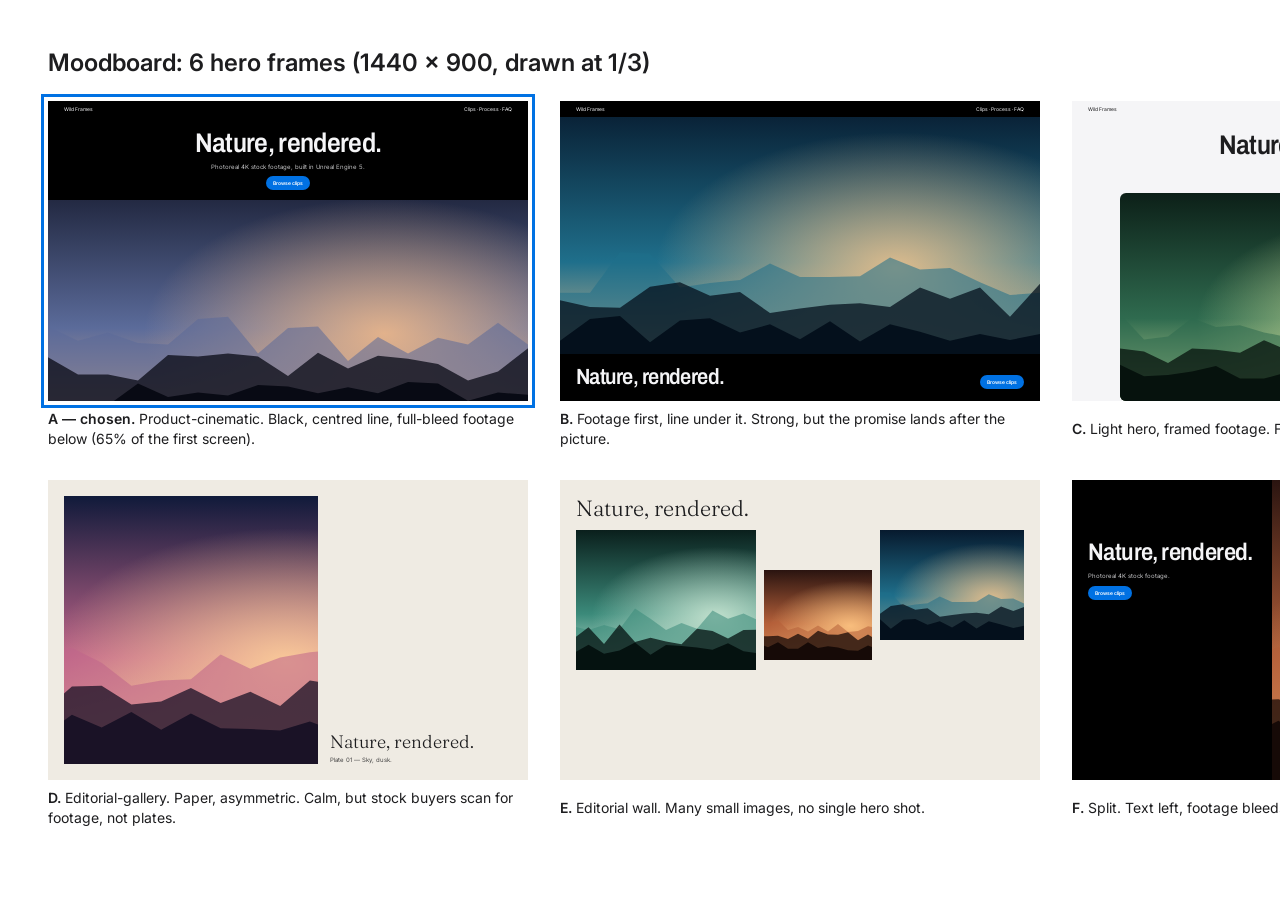
<file: docs/design/moodboard.html>
<!doctype html>
<html lang="en">
<head>
<meta charset="utf-8">
<meta name="viewport" content="width=device-width, initial-scale=1">
<title>Moodboard — 6 hero frames</title>
<link rel="stylesheet" href="https://fonts.googleapis.com/css2?family=Archivo:wdth,wght@75..100,500..600&family=Inter:wght@400;600&family=Fraunces:opsz,wght@9..144,300&display=swap">
<style>
  * { box-sizing: border-box; margin: 0; }
  body { padding: 48px; background: #fff; color: #1d1d1f; font: 400 14px/1.4 Inter, system-ui, sans-serif; }
  h1 { font: 600 24px Inter; margin-bottom: 24px; }
  .board { display: grid; grid-template-columns: repeat(3, 480px); gap: 32px; }
  figure { display: grid; gap: 8px; }
  figcaption b { font-weight: 600; }
  /* each frame is a 1440×900 page drawn at 1/3 scale */
  .f { position: relative; width: 480px; height: 300px; overflow: hidden; }
  .f img { display: block; width: 100%; height: 100%; object-fit: cover; }
  .nav { height: 16px; display: flex; align-items: center; justify-content: space-between; padding: 0 16px; font-size: 5px; }
  .disp { font: 600 27px/1.06 Archivo; font-stretch: 87.5%; letter-spacing: -.025em; }
  .sub { font-size: 6px; opacity: .8; }
  .pill { display: inline-block; height: 14px; padding: 0 7px; border-radius: 980px; background: #0071e3; color: #fff; font: 600 5px/14px Inter; }
  .dark { background: #000; color: #f5f5f7; }
  .light { background: #f5f5f7; color: #1d1d1f; }
  .paper { background: #efebe3; color: #1d1d1f; }
  .chosen { outline: 3px solid #0071e3; outline-offset: 4px; }
</style>
</head>
<body>
<h1>Moodboard: 6 hero frames (1440 × 900, drawn at 1/3)</h1>
<div class="board">
  <figure>
    <div class="f dark chosen" style="display:flex;flex-direction:column">
      <div class="nav"><span>Wild Frames</span><span>Clips · Process · FAQ</span></div>
      <div style="text-align:center;padding:12px 0 10px;display:grid;gap:5px;justify-items:center">
        <div class="disp">Nature, rendered.</div>
        <div class="sub">Photoreal 4K stock footage, built in Unreal Engine 5.</div>
        <span class="pill">Browse clips</span>
      </div>
      <img src="../../assets/thumbs/sample-3.svg" alt="" style="flex:1;min-height:0">
    </div>
    <figcaption><b>A — chosen.</b> Product-cinematic. Black, centred line, full-bleed footage below (65% of the first screen).</figcaption>
  </figure>
  <figure>
    <div class="f dark" style="display:flex;flex-direction:column">
      <div class="nav"><span>Wild Frames</span><span>Clips · Process · FAQ</span></div>
      <img src="../../assets/thumbs/sample-2.svg" alt="" style="flex:1;min-height:0">
      <div style="padding:12px 16px;display:flex;justify-content:space-between;align-items:end">
        <div class="disp" style="font-size:22px">Nature, rendered.</div><span class="pill">Browse clips</span>
      </div>
    </div>
    <figcaption><b>B.</b> Footage first, line under it. Strong, but the promise lands after the picture.</figcaption>
  </figure>
  <figure>
    <div class="f light" style="display:flex;flex-direction:column">
      <div class="nav"><span>Wild Frames</span><span>Clips · Process · FAQ</span></div>
      <div style="text-align:center;padding:14px 0;display:grid;gap:5px;justify-items:center">
        <div class="disp">Nature, rendered.</div><span class="pill">Browse clips</span>
      </div>
      <div style="flex:1;padding:0 48px;min-height:0"><img src="../../assets/thumbs/sample-1.svg" alt="" style="border-radius:6px"></div>
    </div>
    <figcaption><b>C.</b> Light hero, framed footage. Footage loses depth on grey; under 60%.</figcaption>
  </figure>
  <figure>
    <div class="f paper" style="padding:16px;display:grid;grid-template-columns:7fr 5fr;gap:12px">
      <img src="../../assets/thumbs/sample-4.svg" alt="">
      <div style="align-self:end;display:grid;gap:4px">
        <div style="font:300 18px/1.1 Fraunces">Nature, rendered.</div>
        <div class="sub">Plate 01 — Sky, dusk.</div>
      </div>
    </div>
    <figcaption><b>D.</b> Editorial-gallery. Paper, asymmetric. Calm, but stock buyers scan for footage, not plates.</figcaption>
  </figure>
  <figure>
    <div class="f paper" style="padding:16px 16px 0;display:grid;grid-template-rows:auto 1fr;gap:10px">
      <div style="font:300 22px/1.1 Fraunces">Nature, rendered.</div>
      <div style="display:grid;grid-template-columns:5fr 3fr 4fr;gap:8px;align-items:start">
        <img src="../../assets/thumbs/sample-5.svg" alt="" style="height:140px"><img src="../../assets/thumbs/sample-6.svg" alt="" style="height:90px;margin-top:40px"><img src="../../assets/thumbs/sample-2.svg" alt="" style="height:110px"></div>
    </div>
    <figcaption><b>E.</b> Editorial wall. Many small images, no single hero shot.</figcaption>
  </figure>
  <figure>
    <div class="f dark" style="display:grid;grid-template-columns:5fr 7fr">
      <div style="padding:60px 16px;display:grid;gap:6px;align-content:start">
        <div class="disp" style="font-size:24px">Nature, rendered.</div>
        <div class="sub">Photoreal 4K stock footage.</div><span class="pill" style="justify-self:start">Browse clips</span>
      </div>
      <img src="../../assets/thumbs/sample-6.svg" alt="">
    </div>
    <figcaption><b>F.</b> Split. Text left, footage bleeds right. Footage under 60%.</figcaption>
  </figure>
</div>
</body>
</html>
</file>
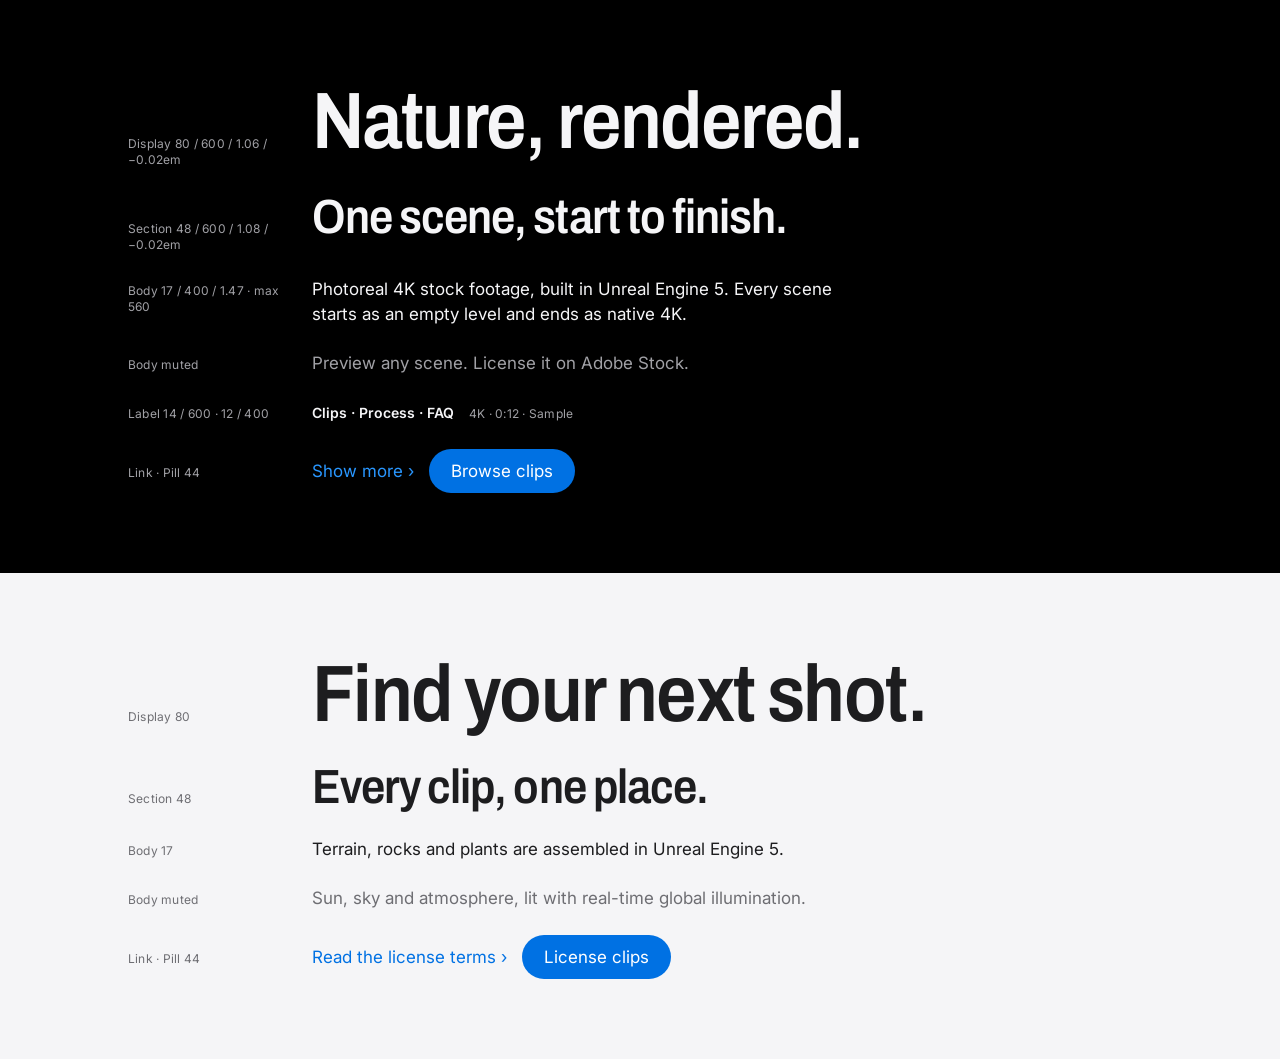
<file: docs/design/type.html>
<!doctype html>
<html lang="en">
<head>
<meta charset="utf-8">
<meta name="viewport" content="width=device-width, initial-scale=1">
<title>Type specimen</title>
<link rel="stylesheet" href="https://fonts.googleapis.com/css2?family=Archivo:wdth,wght@87.5,600&family=Inter:wght@400;600&display=swap">
<style>
  * { box-sizing: border-box; margin: 0; }
  body { font: 400 17px/1.47 Inter, system-ui, sans-serif; }
  section { padding: 80px max(24px, calc((100% - 1024px) / 2)); display: grid; gap: 24px; }
  .dark { background: #000; color: #f5f5f7; --muted: #a1a1a6; --link: #2997ff; }
  .light { background: #f5f5f7; color: #1d1d1f; --muted: #6e6e73; --link: #0071e3; }
  .tag { font: 400 12px/1.33 Inter; color: var(--muted); letter-spacing: .02em; }
  .display { font: 600 80px/1.06 Archivo; font-stretch: 87.5%; letter-spacing: -.02em; }
  .section { font: 600 48px/1.08 Archivo; font-stretch: 87.5%; letter-spacing: -.02em; }
  .body { max-width: 560px; }
  .muted { color: var(--muted); }
  .label { font: 600 14px/1.33 Inter; }
  .row { display: grid; grid-template-columns: 160px 1fr; gap: 24px; align-items: baseline; }
  a { color: var(--link); text-decoration: none; }
  .pill { display: inline-flex; align-items: center; height: 44px; padding: 0 22px; border-radius: 980px; background: #0071e3; color: #fff; font: 400 17px Inter; }
</style>
</head>
<body>
  <section class="dark">
    <div class="row"><span class="tag">Display 80 / 600 / 1.06 / −0.02em</span><h1 class="display">Nature, rendered.</h1></div>
    <div class="row"><span class="tag">Section 48 / 600 / 1.08 / −0.02em</span><h2 class="section">One scene, start to finish.</h2></div>
    <div class="row"><span class="tag">Body 17 / 400 / 1.47 · max 560</span><p class="body">Photoreal 4K stock footage, built in Unreal Engine 5. Every scene starts as an empty level and ends as native 4K.</p></div>
    <div class="row"><span class="tag">Body muted</span><p class="body muted">Preview any scene. License it on Adobe Stock.</p></div>
    <div class="row"><span class="tag">Label 14 / 600 · 12 / 400</span><p><span class="label">Clips · Process · FAQ</span> &nbsp; <span class="tag">4K · 0:12 · Sample</span></p></div>
    <div class="row"><span class="tag">Link · Pill 44</span><p><a href="#">Show more ›</a> &nbsp; <span class="pill">Browse clips</span></p></div>
  </section>
  <section class="light">
    <div class="row"><span class="tag">Display 80</span><h1 class="display">Find your next shot.</h1></div>
    <div class="row"><span class="tag">Section 48</span><h2 class="section">Every clip, one place.</h2></div>
    <div class="row"><span class="tag">Body 17</span><p class="body">Terrain, rocks and plants are assembled in Unreal Engine 5.</p></div>
    <div class="row"><span class="tag">Body muted</span><p class="body muted">Sun, sky and atmosphere, lit with real-time global illumination.</p></div>
    <div class="row"><span class="tag">Link · Pill 44</span><p><a href="#">Read the license terms ›</a> &nbsp; <span class="pill">License clips</span></p></div>
  </section>
</body>
</html>
</file>
